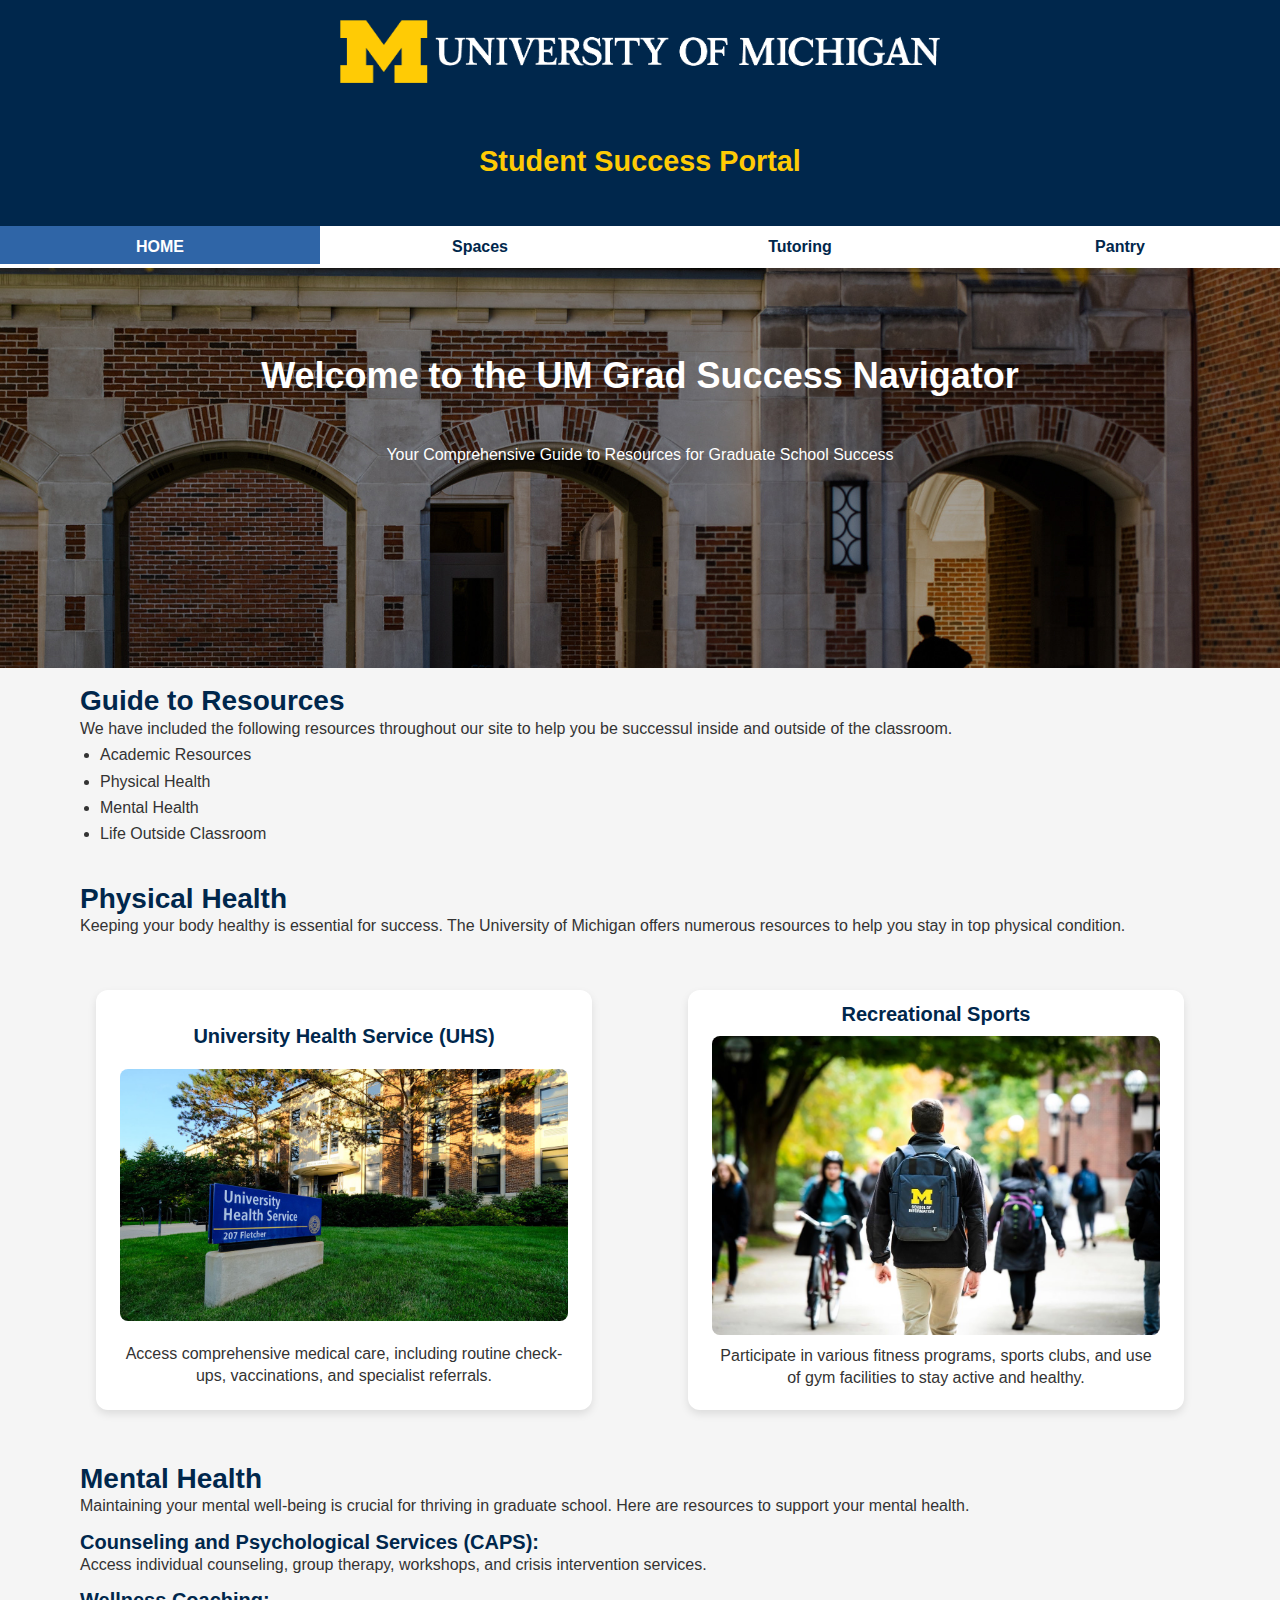
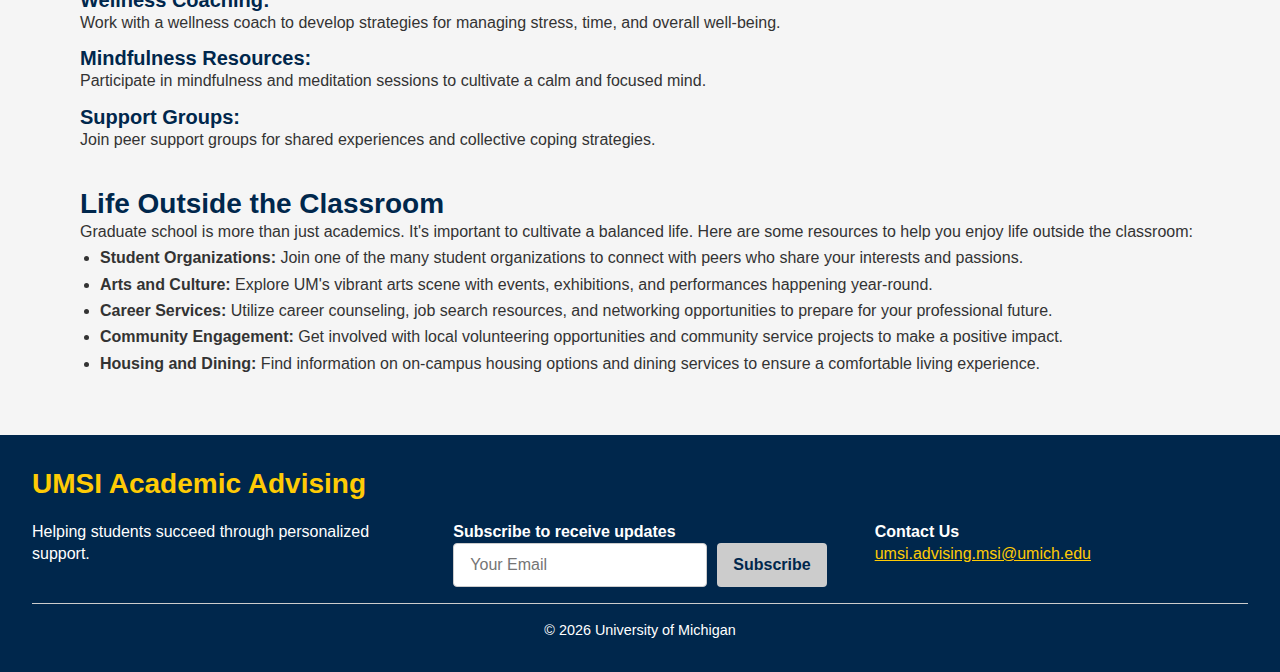
<file: index.html>
<!DOCTYPE html>
<html lang="en">
<head>
    <meta charset="UTF-8">
    <meta name="viewport" content="width=device-width, initial-scale=1.0">
    <link rel="stylesheet" type="text/css" href="css/html5reset.css">
    <link rel="stylesheet" type="text/css" href="css/style.css">
    <title>Student Success Portal</title>
</head>
<body>
    <div class="skip"><a href="#main">Skip to Main Content</a></div>
    <header>
        <!--
        <div class="header-content">
            <img src="images/UMSI_signature_vertical_informal_solidblue.jpg" alt="UMSI Logo">
            <h1>Student Success Portal</h1>
        </div>
        -->
        <img src="images/u-m_logo-horizontal-hex-reversed.png" alt = "University Logo Reversed">
        <h1>Student Success Portal</h1>
        <nav>
            <!--
            <a href="index.html" class="logo">
                <img src="images/u-m_logo-horizontal-hex.png" alt="University Logo">
                <img src="images/u-m_logo-horizontal-hex-reversed.png" alt = "University Logo Reversed">
            </a>
            -->
            <ul>
                <li><a href = "index.html" class="active">Home</a></li>
                <li><a href = "spaces.html">Spaces</a></li>
                <li><a href = "tutoring.html">Tutoring</a></li>
                <li><a href = "food.html">Pantry</a></li>
            </ul>
        </nav>
    </header>

    <main class="container" id = "main">
        <div class="overview">
            <h1>Welcome to the UM Grad Success Navigator</h1>
            <p> Your Comprehensive Guide to Resources for Graduate School Success</p>
        </div>

        <div class="list">
            <h2>Guide to Resources</h2>
            <p>We have included the following resources throughout our site to help you be successul inside and outside of the classroom.</p>
            <ul>
                <li>Academic Resources</li>
                <li>Physical Health</li>
                <li>Mental Health</li>
                <li>Life Outside Classroom</li>
            </ul>
        </div>

        <div class="physical_info">
            <h2>Physical Health</h2>
            <p>Keeping your body healthy is essential for success. The University of Michigan offers numerous resources to help you stay in top physical condition.</p>
        </div>

        <div class = "physical_health">
            <div class="physical_card">
                <h3>University Health Service (UHS)</h3>
                <img src="images/UHS.jpg" alt="University Health Services building">
                <p>Access comprehensive medical care, including routine check-ups, vaccinations, and specialist referrals.</p>
            </div>

            <div class="physical_card">
                <h3>Recreational Sports</h3>
                <img src="images/UMSI_CampusFall_UMSIBackpack_02.jpg" alt="A student wearing a UMSI backpack">
                <p>Participate in various fitness programs, sports clubs, and use of gym facilities to stay active and healthy.</p>
            </div>
        </div>

        <div>
            <h2>Mental Health</h2>
            <p>Maintaining your mental well-being is crucial for thriving in graduate school. Here are resources to support your mental health.</p>
            <article>
                <h3>Counseling and Psychological Services (CAPS):</h3>
                <p> Access individual counseling, group therapy, workshops, and crisis intervention services.</p>
            </article>
            <article>
                <h3>Wellness Coaching:</h3>

                <p>Work with a wellness coach to develop strategies for managing stress, time, and overall well-being.</p>
            </article>
            <article>
                <h3>Mindfulness Resources:</h3>

                <p> Participate in mindfulness and meditation sessions to cultivate a calm and focused mind.</p>
            </article>
            <article>
                <h3>Support Groups:</h3>

                <p> Join peer support groups for shared experiences and collective coping strategies.</p>
            </article>
        </div>

        <div class="list" id="life-outside-classroom">
            <h2>Life Outside the Classroom</h2>
            <p>Graduate school is more than just academics. It's important to cultivate a balanced life. Here are some resources to help you enjoy life outside the classroom:</p>
            <ul>
                <li><strong>Student Organizations:</strong> Join one of the many student organizations to connect with peers who share your interests and passions.</li>
                <li><strong>Arts and Culture:</strong> Explore UM's vibrant arts scene with events, exhibitions, and performances happening year-round.</li>
                <li><strong>Career Services:</strong> Utilize career counseling, job search resources, and networking opportunities to prepare for your professional future.</li>
                <li><strong>Community Engagement:</strong> Get involved with local volunteering opportunities and community service projects to make a positive impact.</li>
                <li><strong>Housing and Dining:</strong> Find information on on-campus housing options and dining services to ensure a comfortable living experience.</li>
            </ul>
        </div>
        <!-- Content taken & modified from UMGPT with the prompt, "write me a webpage of intro content to help University of Michigan Master's students navigate different resources for being successful in grad school - this will include academic resources, physical health resources, mental health resources, support for life outside the classroom"
        UMGPT. (2024). UMGPT (August 29th version) [Large language model]. -->
    </main>
    <footer>
        <h2>UMSI Academic Advising</h2>
        <div class="footer-wrapper">
          <div class="footer-section">
            <p>Helping students succeed through personalized support.</p>
          </div>
      
          <div class="footer-section">
            <p><strong>Subscribe to receive updates</strong></p>
            <form id="subscribe-form">
                <label for="subscribe-email" class="visually-hidden">Email address</label>
                <input type="email" id="subscribe-email" placeholder="Your Email" required>
                <button id="subscribe-button" disabled>Subscribe</button>
            </form>
          </div>
      
          <div class="footer-section">
            <p><strong>Contact Us</strong></p>
            <p><a href="mailto:umsi.advising.msi@umich.edu">umsi.advising.msi@umich.edu</a></p>
          </div>
        </div>
      
        <p class="footer-bottom">&copy; <span id="footer-year"></span> University of Michigan</p>
      </footer>
      
      
    <script src="js/JavaScript.js"></script>
</body>
</html>
</file>
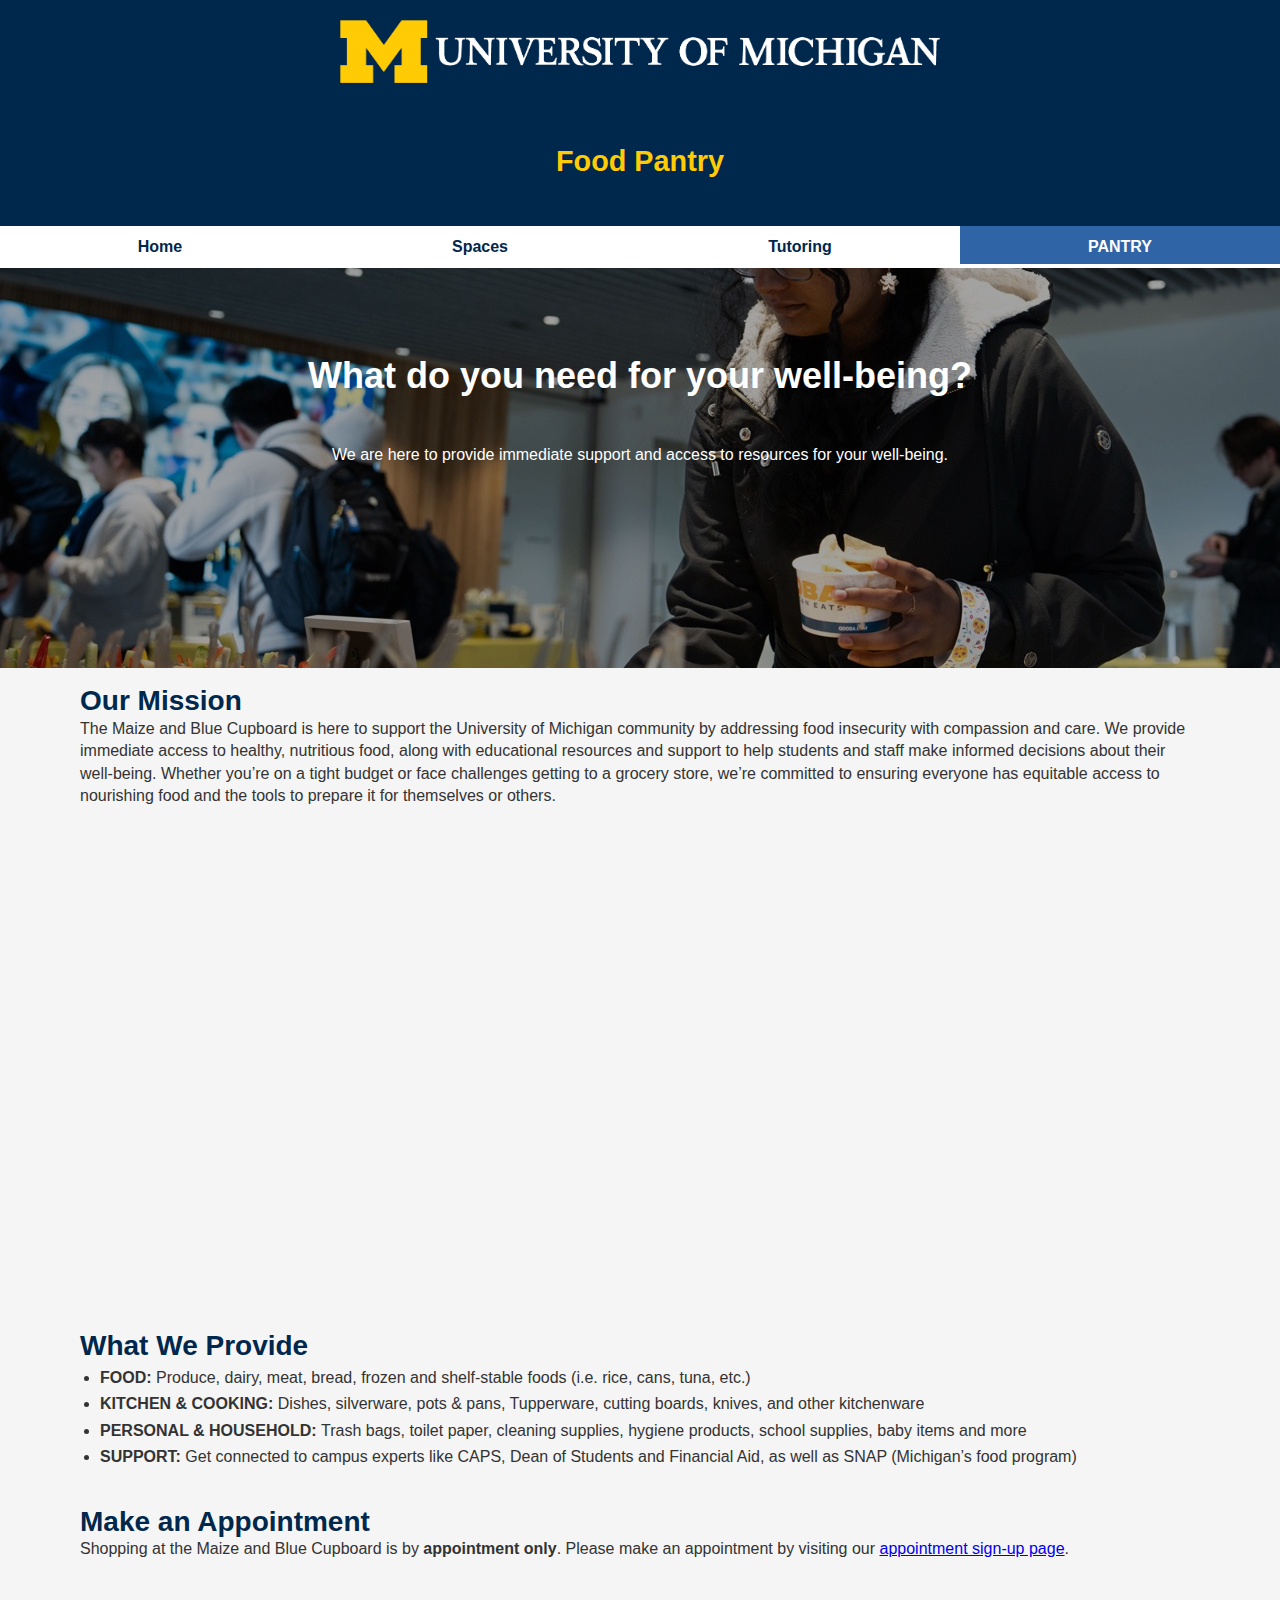
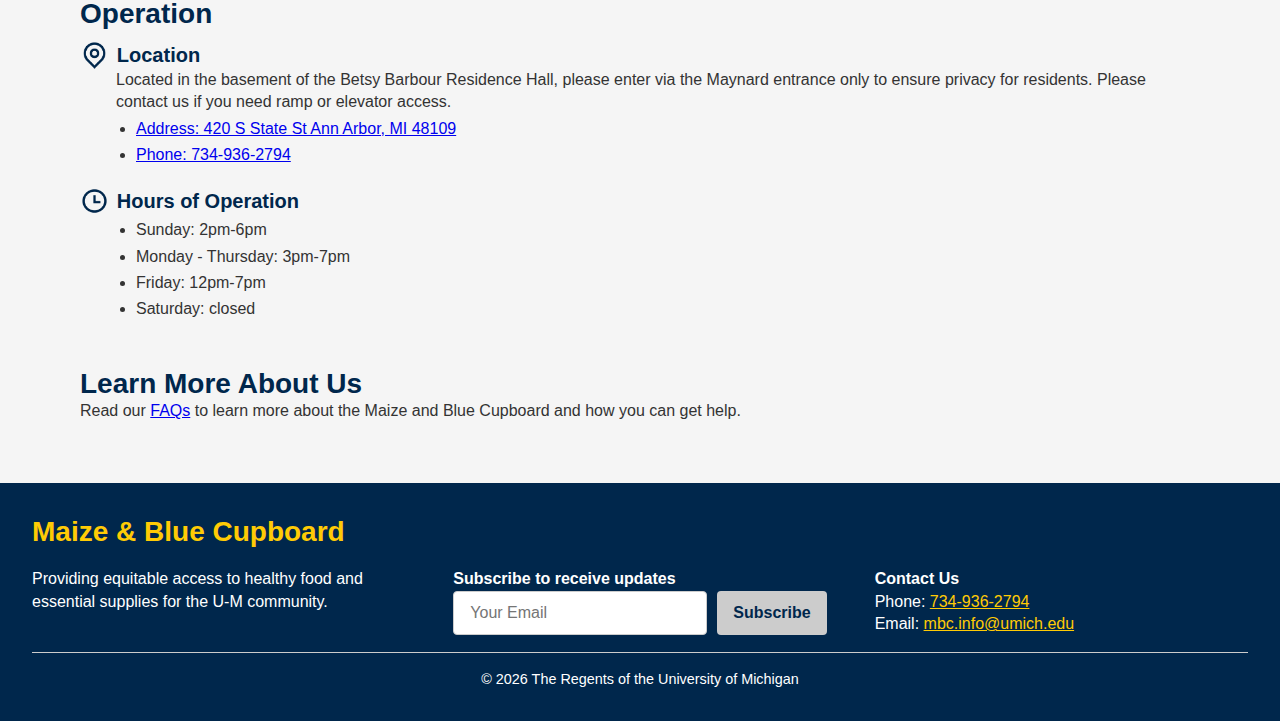
<file: food.html>
<!DOCTYPE html>
<html lang="en">
<head>
    <meta charset="UTF-8">
    <meta name="viewport" content="width=device-width, initial-scale=1.0">
    <link rel="stylesheet" type="text/css" href="css/html5reset.css">
    <link rel="stylesheet" type="text/css" href="css/style.css">
    <title>Student Success Portal</title>
</head>
<body>
    <div class="skip"><a href="#main">Skip to Main Content</a></div>
    <header>
        <!--
        <div class="header-content">
            <img src="images/UMSI_signature_vertical_informal_solidblue.jpg" alt="UMSI Logo">
            <h1>Student Success Portal</h1>
        </div>
        -->
        <img src="images/u-m_logo-horizontal-hex-reversed.png" alt = "University Logo Reversed">
        <h1>Food Pantry</h1>
        <nav>
            <!--
            <a href="index.html" class="logo">
                <img src="images/u-m_logo-horizontal-hex.png" alt="University Logo">
                <img src="images/u-m_logo-horizontal-hex-reversed.png" alt = "University Logo Reversed">
            </a>
            -->
            <ul>
                <li><a href = "index.html">Home</a></li>
                <li><a href = "spaces.html">Spaces</a></li>
                <li><a href = "tutoring.html">Tutoring</a></li>
                <li><a href = "food.html" class="active">Pantry</a></li>
            </ul>
        </nav>
    </header>


    <main class="container" id = "main">
        <div class="overview_food">
            <h1>What do you need for your well-being?</h1>
            <p>
                We are here to provide immediate support and access to resources for your well-being.
            </p>
        </div>
        <div>
        <h2>Our Mission</h2>
        <p>The Maize and Blue Cupboard is here to support the University of Michigan community by addressing food insecurity with compassion and care. We provide immediate access to healthy, nutritious food, along with educational resources and support to help students and staff make informed decisions about their well-being. Whether you’re on a tight budget or face challenges getting to a grocery store, we’re committed to ensuring everyone has equitable access to nourishing food and the tools to prepare it for themselves or others.
        </p>
        </div>
        <div class="video">
            <iframe src="https://www.youtube.com/embed/3Vlz88KIKes?si=d6dLNXjAzwLwFnEG" title="YouTube video player" frameborder="0" allow="accelerometer; autoplay; clipboard-write; encrypted-media; gyroscope; picture-in-picture; web-share" referrerpolicy="strict-origin-when-cross-origin" allowfullscreen></iframe>
        </div>
        <div class="list">
        <h2>What We Provide</h2>
            <ul>
                <li><b>FOOD: </b>Produce, dairy, meat, bread, frozen and shelf-stable foods (i.e. rice, cans, tuna, etc.)</li>
                <li><b>KITCHEN & COOKING: </b>Dishes, silverware, pots & pans, Tupperware, cutting boards, knives, and other kitchenware</li>
                <li><b>PERSONAL & HOUSEHOLD: </b>Trash bags, toilet paper, cleaning supplies, hygiene products, school supplies, baby items and more</li>
                <li><b>SUPPORT: </b>Get connected to campus experts like CAPS, Dean of Students and Financial Aid, as well as SNAP (Michigan’s food program)</li>
            </ul>
        </div>

        <div>
            <h2>Make an Appointment</h2>
            <p>Shopping at the Maize and Blue Cupboard is by <b>appointment only</b>.
                Please make an appointment by visiting our 
                <a href = "https://calendly.com/mbcappointments/mbc-shopping-appointments?month=2025-01">appointment sign-up page</a>.</p>
        </div>

        <div class="list">
            <h2>Operation</h2>
            <div class="list-header">
                <img src="images/icon_map.png" alt="map pin icon">
                <h3>Location</h3>
            </div>
            <div class="service_info">
                <p>Located in the basement of the Betsy Barbour Residence Hall, please enter via the Maynard entrance only to ensure privacy for residents. Please contact us if you need ramp or elevator access.</p>
                <ul>
                    <li><a href="https://www.google.com/maps/place/Betsy+Barbour+Residence,+420+S+State+St,+Ann+Arbor,+MI+48109/@42.2772944,-83.7437539,17z/data=!3m1!4b1!4m5!3m4!1s0x883cae38ac94a547:0xf8a4be6e818a1f4!8m2!3d42.2772944!4d-83.7415652">Address: 420 S State St Ann Arbor, MI 48109</a></li>
                    <li><a href="tel:+17349362794">Phone: 734-936-2794</a></li>
                </ul>
            </div>
            <div class="list-header">
                <img src="images/icon_time.png" alt = "time icon">
                <h3>Hours of Operation</h3>
            </div>
            <div class="service_info">
                <ul>
                    <li>Sunday: 2pm-6pm</li>
                    <li>Monday - Thursday: 3pm-7pm</li>
                    <li>Friday: 12pm-7pm</li>
                    <li>Saturday: closed</li>
                </ul>
            </div>
        </div>

        <div>
            <h2>Learn More About Us</h2>
            <p>Read our 
                <a href = "https://mbc.studentlife.umich.edu/faq/">FAQs</a>
                to learn more about the Maize and Blue Cupboard and how you can get help.
            </p>
        </div>

    </main>

    <footer>
        <h2>Maize & Blue Cupboard</h2>
        <div class="footer-wrapper">
      
          <!-- Left Section -->
          <div class="footer-section">
            <p>Providing equitable access to healthy food and essential supplies for the U-M community.</p>
          </div>
      
          <!-- Middle Section: Subscribe -->
          <div class="footer-section">
            <p><strong>Subscribe to receive updates</strong></p>
            <form id="subscribe-form">
              <label for="subscribe-email" class="visually-hidden">Email address</label>
              <input type="email" id="subscribe-email" placeholder="Your Email" required>
              <button id="subscribe-button" disabled>Subscribe</button>
            </form>
          </div>

          <!-- Right Section: Contact Info -->
          <div class="footer-section">
            <p><strong>Contact Us</strong></p>
            <p>Phone: <a href="tel:7349362794">734-936-2794</a></p>
            <p>Email: <a href="mailto:mbc.info@umich.edu">mbc.info@umich.edu</a></p>
          </div>
        </div>
      
        <!-- Footer Bottom -->
        <p class="footer-bottom">&copy; <span id="footer-year"></span> The Regents of the University of Michigan</p>
      </footer>
      
    <script src="js/JavaScript.js"></script>
</body>

</html>
</file>
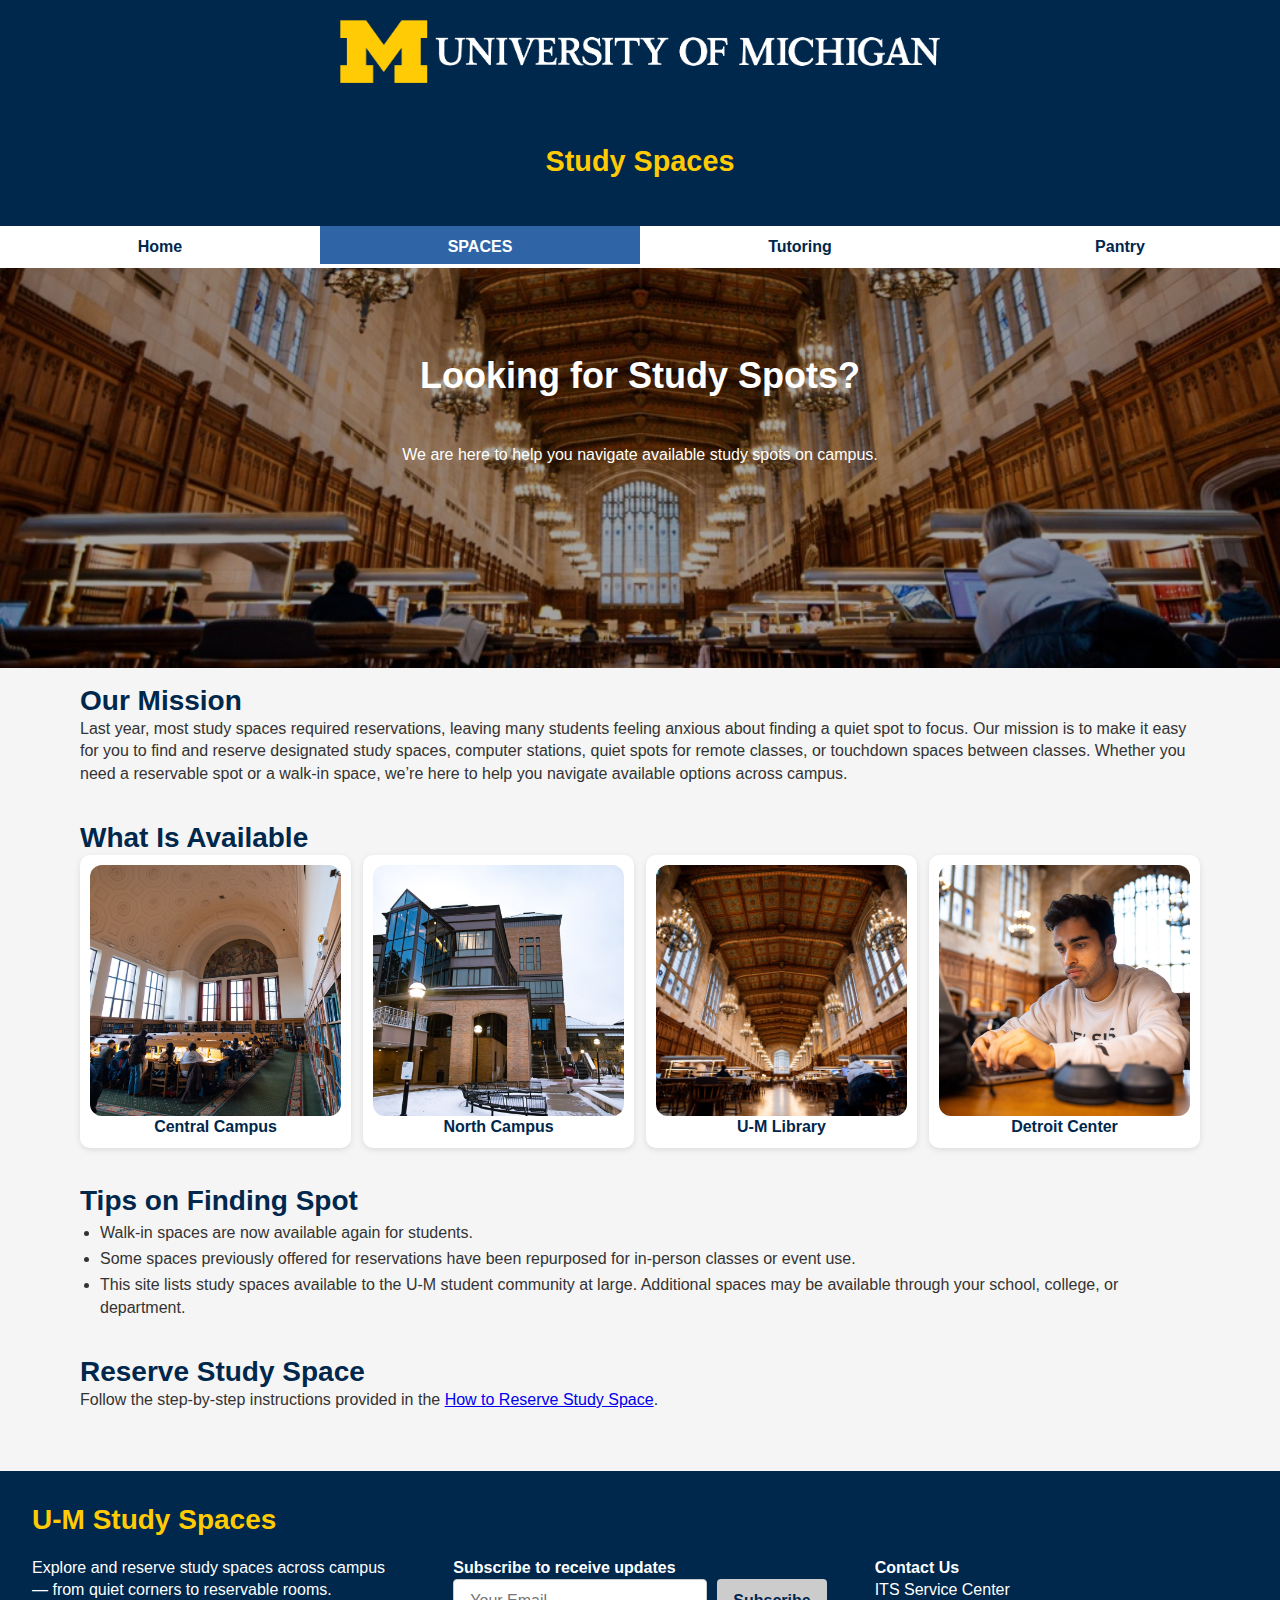
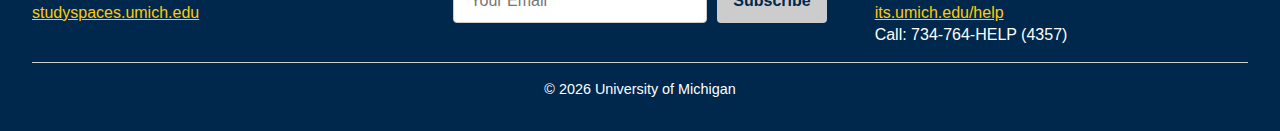
<file: spaces.html>
<!DOCTYPE html>
<html lang="en">
<head>
    <meta charset="UTF-8">
    <meta name="viewport" content="width=device-width, initial-scale=1.0">
    <link rel="stylesheet" type="text/css" href="css/html5reset.css">
    <link rel="stylesheet" type="text/css" href="css/style.css">
    <title>Student Success Portal</title>
</head>
<body>
    <div class="skip"><a href="#main">Skip to Main Content</a></div>
    <header>
        <!--
        <div class="header-content">
            <img src="images/UMSI_signature_vertical_informal_solidblue.jpg" alt="UMSI Logo">
            <h1>Student Success Portal</h1>
        </div>
        -->
        <img src="images/u-m_logo-horizontal-hex-reversed.png" alt = "University Logo Reversed">
        <h1>Study Spaces</h1>
        <nav>
            <!--
            <a href="index.html" class="logo">
                <img src="images/u-m_logo-horizontal-hex.png" alt="University Logo">
                <img src="images/u-m_logo-horizontal-hex-reversed.png" alt = "University Logo Reversed">
            </a>
            -->
            <ul>
                <li><a href = "index.html">Home</a></li>
                <li><a href = "spaces.html" class="active">Spaces</a></li>
                <li><a href = "tutoring.html">Tutoring</a></li>
                <li><a href = "food.html">Pantry</a></li>
            </ul>
        </nav>
    </header>

    <main class="container" id = "main">
        <div class="overview_study">
            <h1>Looking for Study Spots?</h1>
            <p>
                We are here to help you navigate available study spots on campus.
            </p>
        </div>
        <div>
            <h2>Our Mission</h2>
            <p>
                Last year, most study spaces required reservations, leaving many students feeling anxious about finding a quiet spot to focus. 
                Our mission is to make it easy for you to find and reserve designated study spaces, computer stations, 
                quiet spots for remote classes, or touchdown spaces between classes. 
                Whether you need a reservable spot or a walk-in space, we’re here to help you navigate available options across campus.
            </p>
        </div>

        <div class="study_spots">
            <h2>What Is Available</h2>
            <ul>
                <li><a href = "https://umich-cc.libcal.com/">
                    <div class="image_box">
                        <img src="images/study_04.jpg" alt="Hatcher library">
                    </div>
                    Central Campus</a></li>
                <li><a href = "https://umich-nc.libcal.com/">
                    <div class="image_box"><img src="images/study_06.jpg" alt = "Duderstadt Center"></div>
                    North Campus</a></li>
                <li><a href = "https://umich.libcal.com/">
                    <div class="image_box"><img src="images/study_02.jpg" alt="U-M Law Library"></div>
                    U-M Library</a></li>
                <li><a href = "https://umich-cc.libcal.com/reserve/dc">
                    <div class="image_box"><img src="images/study_01.jpg" alt = "A boy studying with laptop"></div>
                    Detroit Center</a></li>
            </ul>
        </div>

        <div class="list">
            <h2>Tips on Finding Spot</h2>
            <ul>
                <li>Walk-in spaces are now available again for students.</li>
                <li>Some spaces previously offered for reservations have been repurposed for in-person classes or event use.</li>
                <li>This site lists study spaces available to the U-M student community at large. Additional spaces may be available through your school, college, or department.</li>
            </ul>
        </div>
        <div>
            <h2>Reserve Study Space</h2>
            <p>Follow the step-by-step instructions provided in the
                <a href = "https://studyspaces.umich.edu/reserve-study-space/">How to Reserve Study Space</a>.</p>
        </div>

    </main>
    <footer>
        <h2>U-M Study Spaces</h2>
      
        <div class="footer-wrapper">
          <!-- Left Section -->
          <div class="footer-section">
            <p>Explore and reserve study spaces across campus — from quiet corners to reservable rooms.</p>
            <p><a href="https://studyspaces.umich.edu/">studyspaces.umich.edu</a></p>
          </div>
      
          <!-- Middle Section: Subscribe -->
          <div class="footer-section">
            <p><strong>Subscribe to receive updates</strong></p>
            <form id="subscribe-form">
              <label for="subscribe-email" class="visually-hidden">Email address</label>
              <input type="email" id="subscribe-email" placeholder="Your Email" required>
              <button id="subscribe-button" disabled>Subscribe</button>
            </form>
          </div>
      
          <!-- Right Section: Contact -->
          <div class="footer-section">
            <p><strong>Contact Us</strong></p>
            <p>ITS Service Center</p>
            <p><a href="https://its.umich.edu/help">its.umich.edu/help</a></p>
            <p>Call: 734-764-HELP (4357)</p>
          </div>
        </div>
      
        <p class="footer-bottom">&copy; <span id="footer-year"></span> University of Michigan</p>
      </footer>
      
    <script src="js/JavaScript.js"></script>
</body>

</html>
</file>
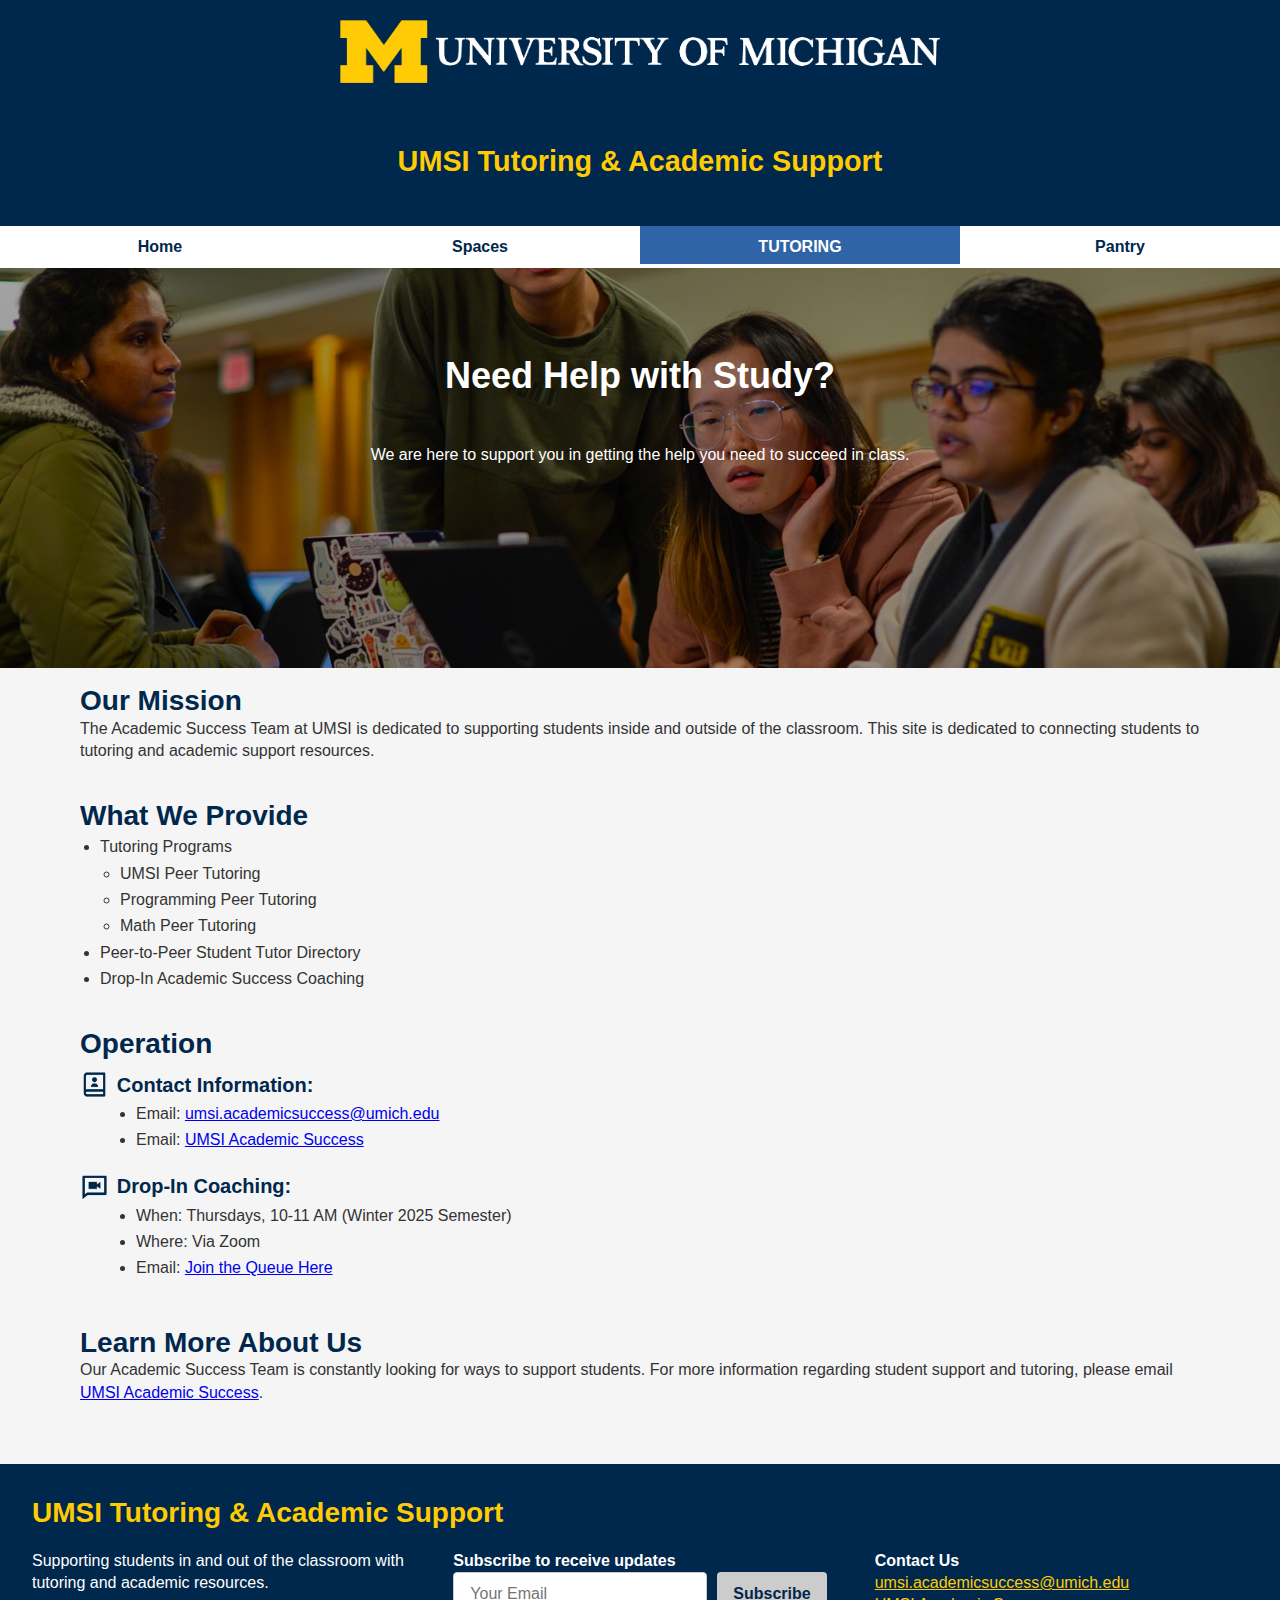
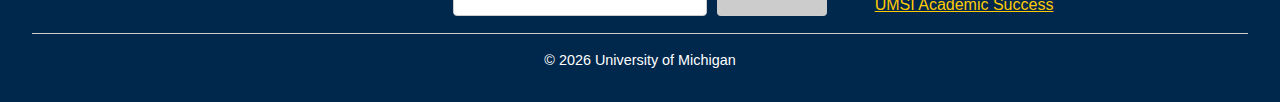
<file: tutoring.html>
<!DOCTYPE html>
<html lang="en">
<head>
    <meta charset="UTF-8">
    <meta name="viewport" content="width=device-width, initial-scale=1.0">
    <link rel="stylesheet" type="text/css" href="css/html5reset.css">
    <link rel="stylesheet" type="text/css" href="css/style.css">
    <title>Student Success Portal</title>
</head>
<body>
    <div class="skip"><a href="#main">Skip to Main Content</a></div>
    <header>
        <!--
        <div class="header-content">
            <img src="images/UMSI_signature_vertical_informal_solidblue.jpg" alt="UMSI Logo">
            <h1>Student Success Portal</h1>
        </div>
        -->
        <img src="images/u-m_logo-horizontal-hex-reversed.png" alt = "University Logo Reversed">
        <h1>UMSI Tutoring & Academic Support</h1>
        <nav>
            <!--
            <a href="index.html" class="logo">
                <img src="images/u-m_logo-horizontal-hex.png" alt="University Logo">
                <img src="images/u-m_logo-horizontal-hex-reversed.png" alt = "University Logo Reversed">
            </a>
            -->
            <ul>
                <li><a href = "index.html">Home</a></li>
                <li><a href = "spaces.html">Spaces</a></li>
                <li><a href = "tutoring.html" class="active">Tutoring</a></li>
                <li><a href = "food.html">Pantry</a></li>
            </ul>
        </nav>
    </header>


    <main class="container" id = "main">
        <div class="overview_tutoring">
            <h1>Need Help with Study?</h1>
            <p>
                We are here to support you in getting the help you need to succeed in class.
            </p>
        </div>
        <div>
            <h2>Our Mission</h2>
            <p>The Academic Success Team at UMSI is dedicated to supporting students inside and outside of the classroom. 
                This site is dedicated to connecting students to tutoring and academic support resources. 
        </div>
        <div class="list">
            <h2>What We Provide</h2>
            <ul>
              <li>
                Tutoring Programs
                <ul>
                  <li>UMSI Peer Tutoring</li>
                  <li>Programming Peer Tutoring</li>
                  <li>Math Peer Tutoring</li>
                </ul>
              </li>
              <li>Peer-to-Peer Student Tutor Directory</li>
              <li>Drop-In Academic Success Coaching</li>
            </ul>
        </div>
        <div class="list">
            <h2>Operation</h2>
            <div class="list-header">
                <img src="images/icon_contact.png" alt = "time icon">
                <h3>Contact Information:</h3>
            </div>
            <div class="service_info">
                <ul>
                    <li>Email: <a href = "mailto:umsi.academicsuccess@umich.edu">umsi.academicsuccess@umich.edu</a></li>
                    <li>Email: <a href = "https://www.si.umich.edu/student-experience/academic-success">UMSI Academic Success</a></li>
                </ul>
            </div>
            <div class="list-header">
                <img src="images/icon_zoom.png" alt = "video icon">
                <h3>Drop-In Coaching:</h3>
            </div>
            <div class="service_info">
                <ul>
                    <li>When: Thursdays, 10-11 AM (Winter 2025 Semester)</li>
                    <li>Where: Via Zoom</li>
                    <li>Email: <a href = "https://officehours.it.umich.edu/queue/1642">Join the Queue Here</a></li>
                </ul>
            </div>
        </div>
        <div>
            <h2>Learn More About Us</h2>
            <p>Our Academic Success Team is constantly looking for ways to support students. For more information regarding student support and tutoring, please email 
                <a href = "https://www.si.umich.edu/student-experience/academic-success">UMSI Academic Success</a>.</p>
        </div>
        <!--
        <div>
            <img src="images/students.jpeg" alt = "student pictures" height = "400">
            <img src="images/law_lib.jpeg" alt="school building picture" height = "400">
        </div>
        -->
    </main>
    <footer>
        <h2>UMSI Tutoring & Academic Support</h2>
        <div class="footer-wrapper">
      
          <!-- Left Section -->
          <div class="footer-section">
            <p>Supporting students in and out of the classroom with tutoring and academic resources.</p>
          </div>
      
          <!-- Middle Section: Subscribe Form -->
          <div class="footer-section">
            <p><strong>Subscribe to receive updates</strong></p>
            <form id="subscribe-form">
              <label for="subscribe-email" class="visually-hidden">Email address</label>
              <input type="email" id="subscribe-email" placeholder="Your Email" required>
              <button id="subscribe-button" disabled>Subscribe</button>
            </form>
          </div>
      
          <!-- Right Section: Contact Info -->
          <div class="footer-section">
            <p><strong>Contact Us</strong></p>
            <p><a href="mailto:umsi.academicsuccess@umich.edu">umsi.academicsuccess@umich.edu</a></p>
            <p><a href="https://www.si.umich.edu/student-experience/academic-success">UMSI Academic Success</a></p>
          </div>
        </div>
      
        <!-- Footer Bottom -->
        <p class="footer-bottom">&copy; <span id="footer-year"></span> University of Michigan</p>
      </footer>
      
    <script src="js/JavaScript.js"></script>
</body>

</html>
</file>
<file: css/style.css>
/* Global styles */


body {
    font-family: 'Roboto', sans-serif;
    color: #333; /* Text color */
    background-color: #f5f5f5; /* Background color */
    font-size: 16px;
    line-height: 1.4;
}

h1{
    font-size: 36px;
    line-height: 1;
    padding: 50px 20px;
    text-align: center;
    background-color: transparent;
}

h2{
    font-size: 28px;
    color: #00274C; /* UM Blue */
    line-height: 1.2;
}

h3{
    font-size: 20px;
    color: #00274C; /* UM Blue */
    line-height: 1.2;
    padding: 12px 0px 0px 0px;
}

main div:not(:first-child) {
    padding: 0px 20px 20px 20px;
}

.list ul{
    padding-left: 20px;
}

.list ul li{
    padding-top: 4px;
}


/* Parallax effect for overview */
.overview {
    background-attachment: fixed;
    background-position: center;
    background-repeat: no-repeat;
    background: url("../images/UMSI_Fallcampus.jpeg") no-repeat center;
    background-size: cover;
    color: white;
    background-color: #000;
    text-align: center;
    height: 320px;
    grid-column: 1 / -1;
    padding: 40px;
}

.overview h1 {
    padding: 50px 0px;
}

/* Skip to Main Content */
.skip {
    position: absolute;
    top: -40px;
}
.skip a{
    color: #00274C;
    width: fit-content;
    font-weight: bold;
    background-color: #FFCB05;
    text-align: center;
}
.skip a:focus {
    top: 30px;
    position: absolute;
    padding:20px;
    margin: 20px;
}

/* Header */
header {
    background: #00274C; /* UM Blue */
    color: #FFCB05;
    text-align: center;
}

header img{
    width: 90%;
    max-width: 600px;
    max-height: 150px; /* Ensures proper scaling */
    object-fit: cover; /* Prevents distortion */
    padding: 20px 20px 8px 20px;
}

header h1{
    font-size: 1.8rem;
    font-weight: 700;
}

/* Navigation */
nav {
    background: white; /* UM Maize */
    width: 100%;
}

nav ul {
    display: grid;
    grid-template-columns: repeat(4, 1fr);
    align-items: center;
    justify-content: space-evenly;
    align-self: center;
}
nav ul li {
    flex-grow: 1;
    text-align: center;
}
nav ul li a {
    color: #00274C; /* UM Blue */
    text-decoration: none;
    font-weight: bold;
    font-size: 16px;
    display: block;
    padding-top: 10px;
    padding-bottom: 6px;
    border-bottom: 4px solid transparent; /* 공간 확보 */
}
nav ul li a:hover, nav ul li a:focus {
    background: #FFCB05;
    color: #00274C;
}
nav ul li a.active {
    color: 	white;
    font-weight: bold;
    text-transform: uppercase;
    background-color: #2F65A7;
    border-bottom: 4px solid white;
}

/* Responsive Grid Layout */
.container {
    display: grid;
    gap: 1rem;
}

/* Image Styles */
figure {
    margin: 0;
    text-align: center;
}

/* Footer */
footer {
    background: #00274C; /* UM Blue */
    color: white;
    text-align: center;
    padding: 16px;
}
footer a {
    color: #FFCB05; /* UM Maize */
    text-decoration: underline;
}
footer a:hover {
    text-decoration: underline;
}

/* Accessibility & Interactive Elements */
a {
    transition: 0.3s;
}
a:focus-visible {
    outline: 3px dashed #FFCB05;
}

/* Buttons */
button {
    background: #FFCB05; /* UM Maize */
    color: #00274C; /* UM Blue */
    border: none;
    padding: 10px 15px;
    font-size: 1rem;
    border-radius: 5px;
    cursor: pointer;
    font-weight: bold;
}
button:hover, button:focus {
    background: #00274C; /* UM Blue */
    color: white;
}

/* Container for the articles */
.physical_card {
    display: grid;
    justify-content: center;
    align-items: center;
    background: white;
    border-radius: 12px; /* Rounded corners */
    text-align: left; /* Ensures content is left-aligned */
    box-shadow: 0 4px 8px rgba(0, 0, 0, 0.1); /* Soft shadow for depth */
    margin: 16px;
    padding: 16px;
    max-width: 400px;
}

/* Center the title */
.physical_card h3 {
    text-align: center;
}

/* Style the image */
.physical_card img {
    width: 100%; /* Makes image fill the card */
    border-radius: 8px; /* Rounds the corners */
    margin: 10px 0; /* Adds spacing above and below */
}


/*Study HTML*/
.overview_study {
    background-attachment: fixed;
    background-position: center;
    background-repeat: no-repeat;
    background: url("../images/study_05.jpg") no-repeat center;
    background-size: cover;
    background-size: cover;
    color: white;
    background-color: #000;
    text-align: center;
    height: 320px;
    grid-column: 1 / -1;
    padding: 40px;
}

.study_spots ul {
    display: grid;
    grid-template-columns: repeat(2, 1fr); /* 2 columns */
    gap: 12px; /* Space between cards */
    list-style: none;
}

.study_spots li {
    background: white;
    overflow: hidden;
    border-radius: 10px; /* Rounded corners */
    padding: 10px;
    text-align: center;
    box-shadow: 0 2px 6px rgba(0, 0, 0, 0.1); /* Light shadow */
}

.image_box{
    width: 100%;
    overflow: hidden;
    aspect-ratio: 1 / 1; /* 1:1 square images */
    object-fit: cover; /* Crop images to fit */
    border-radius: 12px; /* Rounded top corners */
}

.image_box img {
    width: 100%; /* Ensures it fills the container width */
    height: 100%; /* Forces image to fill the container height */
    object-fit: cover; /* Ensures the image covers the box without distortion */
}

.study_spots img:hover {
    transform: scale(1.1);
    transition-duration: 0.1s;
}

.study_spots a {
    display: block;
    text-decoration: none;
    font-weight: bold;
    color: #00274C; /* U-M Blue */
}




/*Tutoring HTML*/
.overview_tutoring {
    background-attachment: fixed;
    background-position: center;
    background-repeat: no-repeat;
    background: url("../images/study_07.jpg") no-repeat center;
    background-size: cover;
    background-size: cover;
    color: white;
    background-color: #000;
    text-align: center;
    height: 320px;
    grid-column: 1 / -1;
    padding: 40px;
}

/*Food HTML*/
.overview_food {
    background-attachment: fixed;
    background-position: center;
    background-repeat: no-repeat;
    background: url("../images/food_03.jpg") no-repeat center;
    background-size: cover;
    background-size: cover;
    color: white;
    background-color: #000;
    text-align: center;
    height: 320px;
    grid-column: 1 / -1;
    padding: 40px;
}

.video iframe {
    width: 100%; /* Full width of the parent container */
    max-width: 800px;
    aspect-ratio: 16 / 9; /* Maintain original YouTube aspect ratio */
    height: auto; /* Auto-adjust height based on aspect ratio */
    display: block; /* Prevents unwanted spacing */
}

.list-header {
    display: grid;
    grid-template-columns: auto min-content;
    align-items: center; /* Vertically aligns text and icon */
    justify-content: left; /* Ensures text is left-aligned, icon is right-aligned */
    white-space: nowrap; /* Prevents text from wrapping */
    padding: 0 !important;
    margin: 10px 0px 0px 0px !important;
}
.list-header img {
    height: 1.8em; /* Makes the icon match the height of h2 */
    object-fit: contain; /* Ensures the image is not distorted */
    padding: 0px 8px 0px 0px;
}
.list-header h3{
    padding: 0px !important;
}

.service_info{
    padding: 0px 0px 10px 36px !important;
}



@media screen and (min-width: 600px) {
    main {
        padding-bottom: 40px;
    }
    main div:not(:first-child) {
        padding-left: 80px;
        padding-right: 80px;
    }

    .study_spots ul {
        display: grid;
        grid-template-columns: repeat(4, 1fr); /* 2 columns */
        gap: 12px; /* Space between cards */
        list-style: none;
    }

    .physical_card {
        justify-content: center;
        align-items: center;
        background: white;
        border-radius: 12px; /* Rounded corners */
        text-align: center; /* Ensures content is left-aligned */
        box-shadow: 0 4px 8px rgba(0, 0, 0, 0.1); /* Soft shadow for depth */
        margin: 16px;
        padding-left: 24px !important;
        padding-right: 24px !important;
    }

}

footer {
    background-color: #00274C;
    color: white;
    padding: 2rem;
    font-family: 'Poppins', sans-serif;
  }
  
  .footer-wrapper {
    display: flex;
    flex-direction: column;
    gap: 2rem;
    margin-bottom: 1rem;
  }
  
  .footer-section {
    text-align: left;
  }
  
  .footer-subscribe {
    display: flex;
    gap: 0.5rem;
    margin-top: 0.5rem;
  }
  
  .footer-subscribe input {
    padding: 0.5rem;
    border: none;
    border-radius: 5px;
  }
  
  .footer-subscribe button {
    background-color: #FFCB05;
    color: #00274C;
    border: none;
    padding: 0.5rem 1rem;
    border-radius: 5px;
    font-weight: bold;
    cursor: not-allowed;
  }
  
  .footer-subscribe button.active {
    cursor: pointer;
  }
  
  .footer-bottom {
    text-align: left;
    padding-top: 1rem;
    font-size: 0.9rem;
    border-top: 1px solid #ccc;
  }

footer h2 {
    color:  #FFCB05;
    margin-bottom: 20px;
    text-align: left;
}
  
  .footer-bottom {
    text-align: center;
}

#subscribe-form {
    display: flex;
    gap: 10px;
    flex-wrap: wrap;
  }
  
#subscribe-email,
#subscribe-button {
    padding: 10px 16px;
    font-size: 16px;
    height: 44px;
    border-radius: 4px;
    border: none;
    box-sizing: border-box;
}
  
#subscribe-email {
    flex: 1;
    border: 1px solid #ccc;
}
  
#subscribe-button {
    background-color: #ccc; /* 비활성화일 때 회색 */
    color: #00274C; /* UMich Blue 텍스트 */
    font-weight: bold;
    cursor: not-allowed;
    transition: all 0.3s ease;
}
  
#subscribe-button.active {
    background-color: #FFCB05; /* 노란색 */
    color: #00274C;
    cursor: pointer;
}
  
#subscribe-button.active:hover {
    background-color: #2F65A7; /* 하늘색 */
    color: #FFCB05;
}

.visually-hidden {
    position: absolute;
    width: 1px;
    height: 1px;
    padding: 0;
    margin: -1px;
    overflow: hidden;
    clip: rect(0, 0, 0, 0);
    white-space: nowrap;
    border: 0;
}


@media screen and (min-width: 768px) {
    .footer-wrapper {
        flex-direction: row;
        justify-content: space-between;
        align-items: flex-start;
        gap: 3rem;
    }

    .footer-section {
        flex: 1;
        text-align: left;
    }
    .card-container {
        display: flex;
        flex-wrap: wrap;
        gap: 20px;
    }

    .physical_health {
        display: flex;
        flex-direction: row;
        justify-content: space-between;
        flex-wrap: wrap;
    }

    .physical_card {
        flex: 1 1 45%;
        max-width: 40%;
    }

    .video {
        display: flex;
        justify-content: center;
        align-items: center;
        padding: 20px;
    }     
}
</file>
